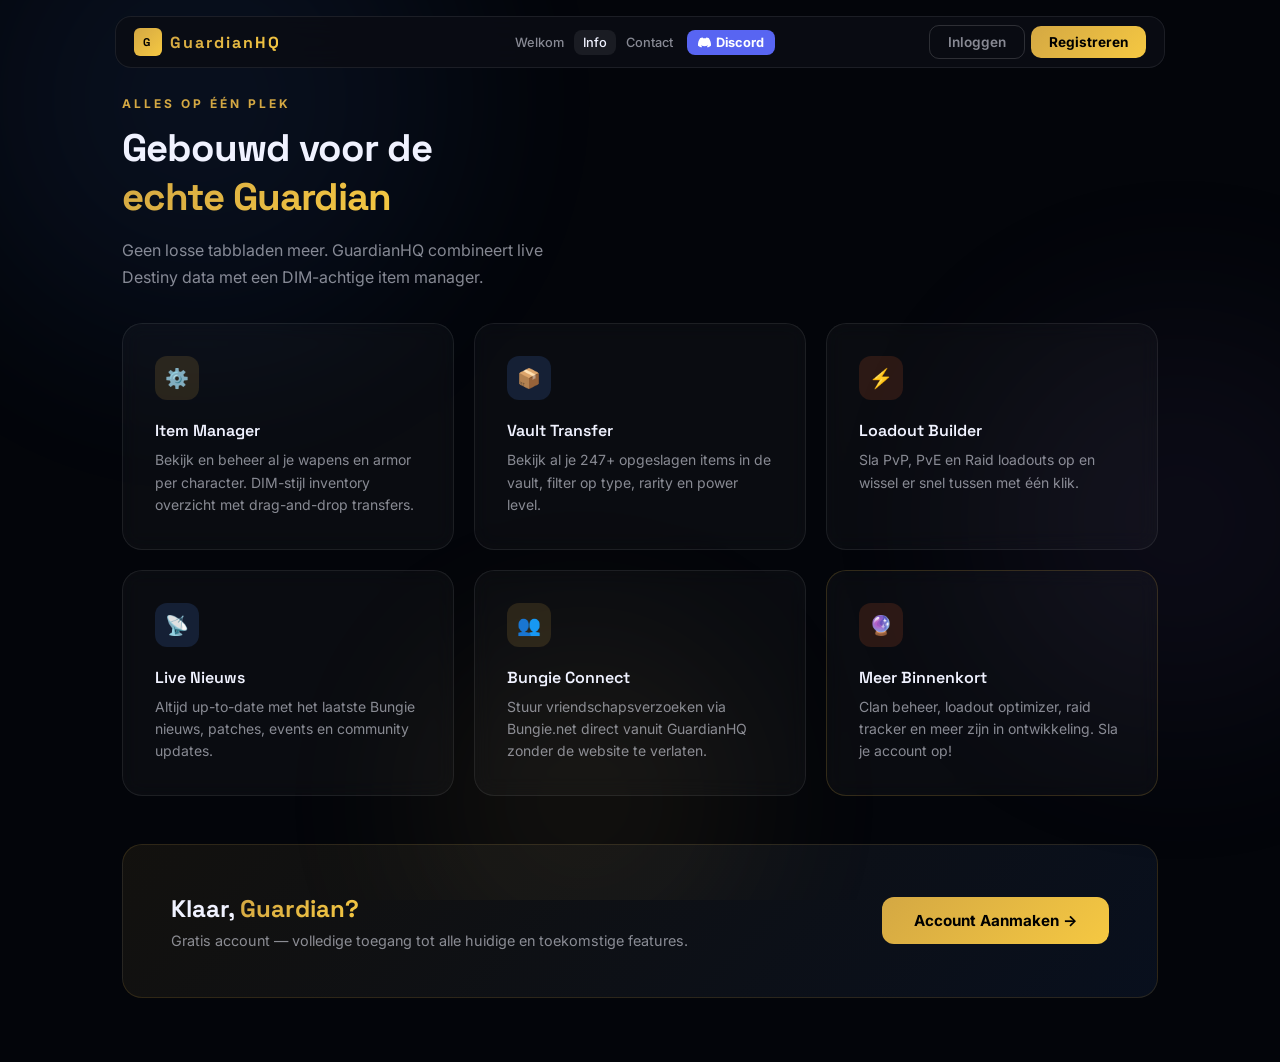
<file: home.html>
<!DOCTYPE html>
<html lang="nl">
<head>
  <meta charset="UTF-8">
  <meta name="viewport" content="width=device-width, initial-scale=1.0">
  <title>Home — GuardianHQ</title>
  <link rel="stylesheet" href="css/style.css">
  <link href="https://fonts.googleapis.com/css2?family=Inter:wght@300;400;500;600;700;800;900&family=Space+Grotesk:wght@300;400;500;600;700&display=swap" rel="stylesheet">
  <script>document.documentElement.style.visibility="hidden";</script>
</head>
<body>

  <div class="mesh">
    <div class="blob blob1"></div>
    <div class="blob blob2"></div>
    <div class="blob blob3"></div>
  </div>

  <nav>
    <div class="nav-wrap">
      <a class="logo" href="index.html">
        <div class="logo-icon">G</div>
        <span class="logo-text">GuardianHQ</span>
      </a>
      <div class="nav-center">
        <a href="landing.html">Welkom</a>
        <a href="home.html" class="active">Info</a>
        <a href="destiny.html">Destiny 2</a>
        <a href="profile.html">Profiel</a>
        <a href="contact.html">Contact</a>
        <a href="discord.html" class="discord-link"><svg width="13" height="13" viewBox="0 0 24 24" fill="currentColor"><path d="M20.317 4.37a19.791 19.791 0 0 0-4.885-1.515.074.074 0 0 0-.079.037c-.21.375-.444.864-.608 1.25a18.27 18.27 0 0 0-5.487 0 12.64 12.64 0 0 0-.617-1.25.077.077 0 0 0-.079-.037A19.736 19.736 0 0 0 3.677 4.37a.07.07 0 0 0-.032.027C.533 9.046-.32 13.58.099 18.057.1 18.078.11 18.1.132 18.113a19.9 19.9 0 0 0 5.993 3.03.078.078 0 0 0 .084-.028 14.09 14.09 0 0 0 1.226-1.994.076.076 0 0 0-.041-.106 13.107 13.107 0 0 1-1.872-.892.077.077 0 0 1-.008-.128 10.2 10.2 0 0 0 .372-.292.074.074 0 0 1 .077-.01c3.928 1.793 8.18 1.793 12.062 0a.074.074 0 0 1 .078.01c.12.098.246.198.373.292a.077.077 0 0 1-.006.127 12.299 12.299 0 0 1-1.873.892.077.077 0 0 0-.041.107c.36.698.772 1.362 1.225 1.993a.076.076 0 0 0 .084.028 19.839 19.839 0 0 0 6.002-3.03.077.077 0 0 0 .032-.054c.5-5.177-.838-9.674-3.549-13.66a.061.061 0 0 0-.031-.03z"/></svg>Discord</a>
      </div>
      <div class="nav-auth" id="navAuth">
        <a href="login.html" class="btn btn-ghost">Inloggen</a>
        <a href="register.html" class="btn btn-solid">Registreren</a>
      
      </div>
    </div>
  </nav>

  <div class="page-wrap">
    <div class="section-label">Alles op één plek</div>
    <h1 class="section-title">Gebouwd voor de<br><span class="grad-text">echte Guardian</span></h1>
    <p class="section-sub">Geen losse tabbladen meer. GuardianHQ combineert live Destiny data met een DIM-achtige item manager.</p>

    <div class="feat-grid">
      <div class="feat-card glass">
        <div class="feat-icon icon-gold">⚙️</div>
        <div class="feat-title">Item Manager</div>
        <div class="feat-text">Bekijk en beheer al je wapens en armor per character. DIM-stijl inventory overzicht met drag-and-drop transfers.</div>
      </div>
      <div class="feat-card glass">
        <div class="feat-icon icon-blue">📦</div>
        <div class="feat-title">Vault Transfer</div>
        <div class="feat-text">Bekijk al je 247+ opgeslagen items in de vault, filter op type, rarity en power level.</div>
      </div>
      <div class="feat-card glass">
        <div class="feat-icon icon-orange">⚡</div>
        <div class="feat-title">Loadout Builder</div>
        <div class="feat-text">Sla PvP, PvE en Raid loadouts op en wissel er snel tussen met één klik.</div>
      </div>
      <div class="feat-card glass">
        <div class="feat-icon icon-blue">📡</div>
        <div class="feat-title">Live Nieuws</div>
        <div class="feat-text">Altijd up-to-date met het laatste Bungie nieuws, patches, events en community updates.</div>
      </div>
      <div class="feat-card glass">
        <div class="feat-icon icon-gold">👥</div>
        <div class="feat-title">Bungie Connect</div>
        <div class="feat-text">Stuur vriendschapsverzoeken via Bungie.net direct vanuit GuardianHQ zonder de website te verlaten.</div>
      </div>
      <div class="feat-card glass" style="border-color:rgba(212,168,67,0.2)">
        <div class="feat-icon icon-orange">🔮</div>
        <div class="feat-title">Meer Binnenkort</div>
        <div class="feat-text">Clan beheer, loadout optimizer, raid tracker en meer zijn in ontwikkeling. Sla je account op!</div>
      </div>
    </div>

    <div class="cta-banner">
      <div>
        <div class="cta-title">Klaar, <span class="grad-text">Guardian?</span></div>
        <div class="cta-sub">Gratis account — volledige toegang tot alle huidige en toekomstige features.</div>
      </div>
      <a href="register.html" class="btn btn-solid" style="padding:14px 32px;font-size:0.95rem;border-radius:12px">Account Aanmaken →</a>
    </div>
  </div>

  <script src="js/auth.js"></script>
  <script src="js/main.js"></script>
  <script>document.addEventListener("DOMContentLoaded",function(){document.documentElement.style.visibility="";});</script>
</body>
</html>
</file>
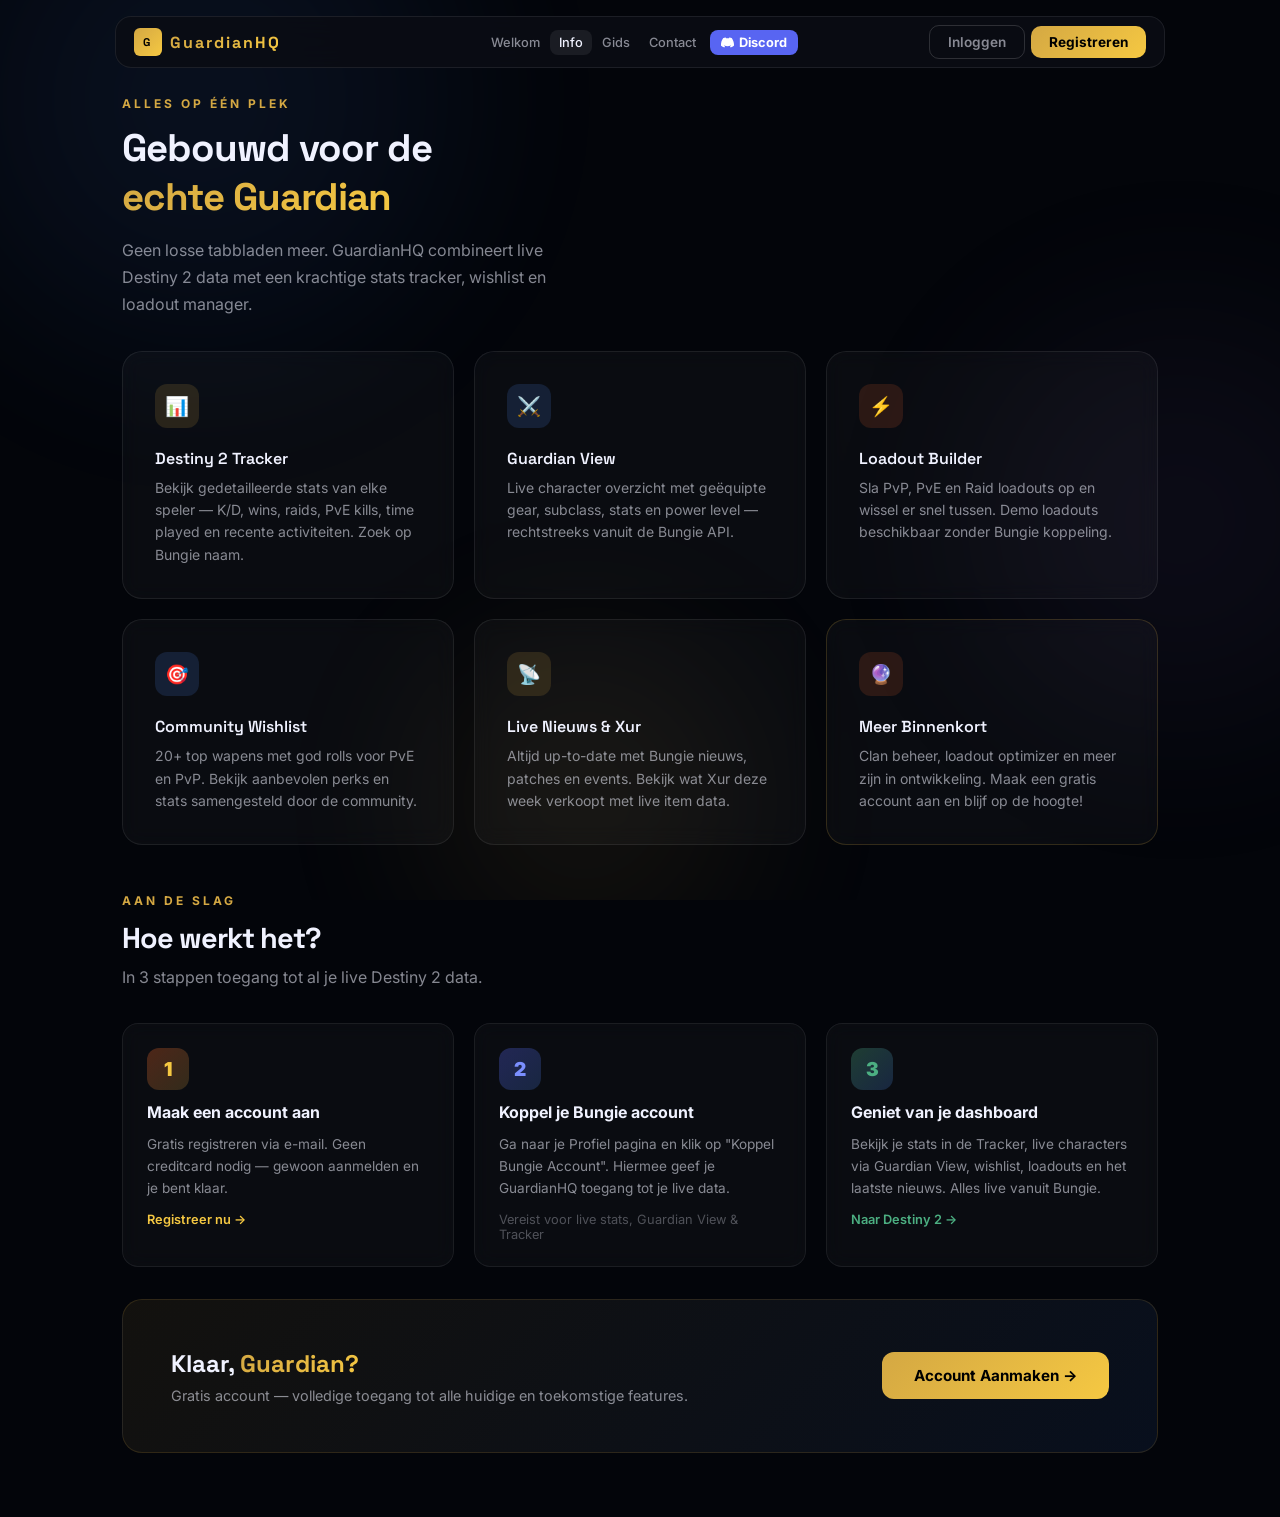
<file: info.html>
<!DOCTYPE html>
<html lang="nl">
<head>
  <meta charset="UTF-8">
  <meta name="viewport" content="width=device-width, initial-scale=1.0">
  <link rel="icon" type="image/x-icon" href="img/favicon/favicon.ico">
  <link rel="icon" type="image/png" sizes="32x32" href="img/favicon/favicon-32x32.png">
  <link rel="icon" type="image/png" sizes="16x16" href="img/favicon/favicon-16x16.png">
  <link rel="apple-touch-icon" sizes="180x180" href="img/favicon/apple-touch-icon.png">
  <link rel="manifest" href="img/favicon/site.webmanifest">
  <title>Home — GuardianHQ</title>
  <link rel="stylesheet" href="css/style.css">
  <link href="https://fonts.googleapis.com/css2?family=Inter:wght@300;400;500;600;700;800;900&family=Space+Grotesk:wght@300;400;500;600;700&display=swap" rel="stylesheet">
  <script>document.documentElement.style.visibility="hidden";</script>
</head>
<body>

  <div class="mesh">
    <div class="blob blob1"></div>
    <div class="blob blob2"></div>
    <div class="blob blob3"></div>
  </div>

  <nav>
    <div class="nav-wrap">
      <a class="logo" href="index.html">
        <div class="logo-icon">G</div>
        <span class="logo-text">GuardianHQ</span>
      </a>
      <div class="nav-center">
        <a href="landing.html">Welkom</a>
        <a href="info.html" class="active">Info</a>
        <a href="destiny.html">Destiny 2</a>
        <a href="gids.html">Gids</a>
        <a href="profile.html">Profiel</a>
        <a href="contact.html">Contact</a>
        <a href="discord.html" class="discord-link"><svg width="13" height="13" viewBox="0 0 24 24" fill="currentColor"><path d="M20.317 4.37a19.791 19.791 0 0 0-4.885-1.515.074.074 0 0 0-.079.037c-.21.375-.444.864-.608 1.25a18.27 18.27 0 0 0-5.487 0 12.64 12.64 0 0 0-.617-1.25.077.077 0 0 0-.079-.037A19.736 19.736 0 0 0 3.677 4.37a.07.07 0 0 0-.032.027C.533 9.046-.32 13.58.099 18.057.1 18.078.11 18.1.132 18.113a19.9 19.9 0 0 0 5.993 3.03.078.078 0 0 0 .084-.028 14.09 14.09 0 0 0 1.226-1.994.076.076 0 0 0-.041-.106 13.107 13.107 0 0 1-1.872-.892.077.077 0 0 1-.008-.128 10.2 10.2 0 0 0 .372-.292.074.074 0 0 1 .077-.01c3.928 1.793 8.18 1.793 12.062 0a.074.074 0 0 1 .078.01c.12.098.246.198.373.292a.077.077 0 0 1-.006.127 12.299 12.299 0 0 1-1.873.892.077.077 0 0 0-.041.107c.36.698.772 1.362 1.225 1.993a.076.076 0 0 0 .084.028 19.839 19.839 0 0 0 6.002-3.03.077.077 0 0 0 .032-.054c.5-5.177-.838-9.674-3.549-13.66a.061.061 0 0 0-.031-.03z"/></svg>Discord</a>
      </div>
      <button class="hamburger" id="hamburgerBtn" aria-label="Menu" onclick="toggleMobileMenu()">
        <span></span><span></span><span></span>
      </button>
      <div class="nav-auth" id="navAuth">
        <a href="login.html" class="btn btn-ghost">Inloggen</a>
        <a href="register.html" class="btn btn-solid">Registreren</a>
      
      </div>
    </div>
  </nav>
  <!-- MOBILE NAV MENU -->
  <div class="nav-mobile-menu" id="navMobileMenu">
    <a href="landing.html">🏠 Welkom</a>
    <a href="info.html" class="active">ℹ️ Info</a>
    <a href="destiny.html">⚔️ Destiny 2</a>
    <a href="gids.html">📖 Gids</a>
    <a href="profile.html">👤 Profiel</a>
    <a href="contact.html">📬 Contact</a>
    <a href="discord.html" class="discord-link">Discord</a>
    <div class="mobile-divider"></div>
    <div class="mobile-auth" id="mobileAuth">
      <a href="login.html" class="btn btn-ghost">Inloggen</a>
      <a href="register.html" class="btn btn-solid">Registreren</a>
    </div>
  </div>

  <script>
  function toggleMobileMenu() {
    var btn  = document.getElementById('hamburgerBtn');
    var menu = document.getElementById('navMobileMenu');
    btn.classList.toggle('open');
    menu.classList.toggle('open');
  }
  // Sluit menu bij klik buiten
  document.addEventListener('click', function(e) {
    var btn  = document.getElementById('hamburgerBtn');
    var menu = document.getElementById('navMobileMenu');
    if (menu && btn && !menu.contains(e.target) && !btn.contains(e.target)) {
      btn.classList.remove('open');
      menu.classList.remove('open');
    }
  });
  </script>

  <div class="page-wrap">
    <div class="section-label">Alles op één plek</div>
    <h1 class="section-title">Gebouwd voor de<br><span class="grad-text">echte Guardian</span></h1>
    <p class="section-sub">Geen losse tabbladen meer. GuardianHQ combineert live Destiny 2 data met een krachtige stats tracker, wishlist en loadout manager.</p>

    <div class="feat-grid">
      <div class="feat-card glass">
        <div class="feat-icon icon-gold">📊</div>
        <div class="feat-title">Destiny 2 Tracker</div>
        <div class="feat-text">Bekijk gedetailleerde stats van elke speler — K/D, wins, raids, PvE kills, time played en recente activiteiten. Zoek op Bungie naam.</div>
      </div>
      <div class="feat-card glass">
        <div class="feat-icon icon-blue">⚔️</div>
        <div class="feat-title">Guardian View</div>
        <div class="feat-text">Live character overzicht met geëquipte gear, subclass, stats en power level — rechtstreeks vanuit de Bungie API.</div>
      </div>
      <div class="feat-card glass">
        <div class="feat-icon icon-orange">⚡</div>
        <div class="feat-title">Loadout Builder</div>
        <div class="feat-text">Sla PvP, PvE en Raid loadouts op en wissel er snel tussen. Demo loadouts beschikbaar zonder Bungie koppeling.</div>
      </div>
      <div class="feat-card glass">
        <div class="feat-icon icon-blue">🎯</div>
        <div class="feat-title">Community Wishlist</div>
        <div class="feat-text">20+ top wapens met god rolls voor PvE en PvP. Bekijk aanbevolen perks en stats samengesteld door de community.</div>
      </div>
      <div class="feat-card glass">
        <div class="feat-icon icon-gold">📡</div>
        <div class="feat-title">Live Nieuws & Xur</div>
        <div class="feat-text">Altijd up-to-date met Bungie nieuws, patches en events. Bekijk wat Xur deze week verkoopt met live item data.</div>
      </div>
      <div class="feat-card glass" style="border-color:rgba(212,168,67,0.2)">
        <div class="feat-icon icon-orange">🔮</div>
        <div class="feat-title">Meer Binnenkort</div>
        <div class="feat-text">Clan beheer, loadout optimizer en meer zijn in ontwikkeling. Maak een gratis account aan en blijf op de hoogte!</div>
      </div>
    </div>

    <!-- HOE WERKT HET -->
    <div style="margin:3rem 0 2rem;">
      <div class="section-label">Aan de slag</div>
      <h2 class="section-title" style="font-size:1.8rem;margin-bottom:0.5rem">Hoe werkt het?</h2>
      <p class="section-sub" style="margin-bottom:2rem">In 3 stappen toegang tot al je live Destiny 2 data.</p>

      <div style="display:grid;grid-template-columns:repeat(auto-fit,minmax(220px,1fr));gap:1.25rem;">

        <div class="glass" style="padding:1.5rem;border-radius:16px;border:1px solid rgba(255,255,255,0.07);display:flex;flex-direction:column;gap:0.75rem;">
          <div style="width:42px;height:42px;border-radius:12px;background:linear-gradient(135deg,rgba(232,98,42,0.3),rgba(212,168,67,0.2));display:flex;align-items:center;justify-content:center;font-size:1.2rem;font-weight:900;color:var(--gold2);">1</div>
          <div style="font-weight:700;font-size:1rem;">Maak een account aan</div>
          <div style="font-size:0.85rem;color:var(--text2);line-height:1.6;">Gratis registreren via e-mail. Geen creditcard nodig — gewoon aanmelden en je bent klaar.</div>
          <a href="register.html" style="font-size:0.8rem;color:var(--gold2);text-decoration:none;font-weight:600;">Registreer nu →</a>
        </div>

        <div class="glass" style="padding:1.5rem;border-radius:16px;border:1px solid rgba(255,255,255,0.07);display:flex;flex-direction:column;gap:0.75rem;">
          <div style="width:42px;height:42px;border-radius:12px;background:linear-gradient(135deg,rgba(88,101,242,0.3),rgba(79,143,255,0.2));display:flex;align-items:center;justify-content:center;font-size:1.2rem;font-weight:900;color:#7b8fff;">2</div>
          <div style="font-weight:700;font-size:1rem;">Koppel je Bungie account</div>
          <div style="font-size:0.85rem;color:var(--text2);line-height:1.6;">Ga naar je Profiel pagina en klik op "Koppel Bungie Account". Hiermee geef je GuardianHQ toegang tot je live data.</div>
          <span style="font-size:0.8rem;color:var(--text3);">Vereist voor live stats, Guardian View & Tracker</span>
        </div>

        <div class="glass" style="padding:1.5rem;border-radius:16px;border:1px solid rgba(255,255,255,0.07);display:flex;flex-direction:column;gap:0.75rem;">
          <div style="width:42px;height:42px;border-radius:12px;background:linear-gradient(135deg,rgba(76,175,130,0.3),rgba(79,143,255,0.2));display:flex;align-items:center;justify-content:center;font-size:1.2rem;font-weight:900;color:#4caf82;">3</div>
          <div style="font-weight:700;font-size:1rem;">Geniet van je dashboard</div>
          <div style="font-size:0.85rem;color:var(--text2);line-height:1.6;">Bekijk je stats in de Tracker, live characters via Guardian View, wishlist, loadouts en het laatste nieuws. Alles live vanuit Bungie.</div>
          <a href="destiny.html" style="font-size:0.8rem;color:#4caf82;text-decoration:none;font-weight:600;">Naar Destiny 2 →</a>
        </div>

      </div>
    </div>

    <div class="cta-banner">
      <div>
        <div class="cta-title">Klaar, <span class="grad-text">Guardian?</span></div>
        <div class="cta-sub">Gratis account — volledige toegang tot alle huidige en toekomstige features.</div>
      </div>
      <a href="register.html" class="btn btn-solid" style="padding:14px 32px;font-size:0.95rem;border-radius:12px">Account Aanmaken →</a>
    </div>
  </div>

  <script src="js/auth.js"></script>
  <script src="js/main.js"></script>
  <script>document.addEventListener("DOMContentLoaded",function(){document.documentElement.style.visibility="";});</script>
</body>
</html>
</file>
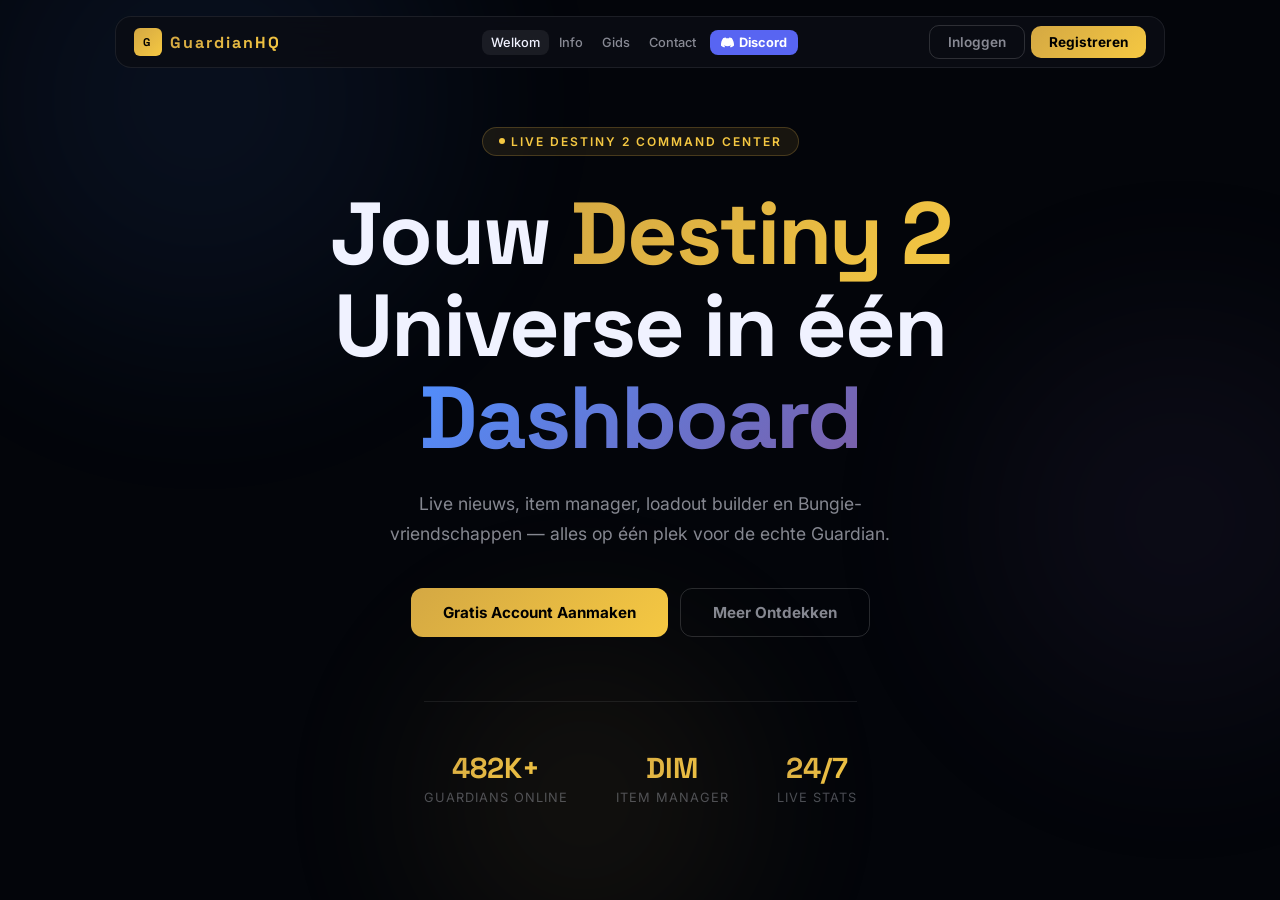
<file: landing.html>
<!DOCTYPE html>
<html lang="nl">
<head>
  <meta charset="UTF-8">
  <meta name="viewport" content="width=device-width, initial-scale=1.0">
  <link rel="icon" type="image/x-icon" href="img/favicon/favicon.ico">
  <link rel="icon" type="image/png" sizes="32x32" href="img/favicon/favicon-32x32.png">
  <link rel="icon" type="image/png" sizes="16x16" href="img/favicon/favicon-16x16.png">
  <link rel="apple-touch-icon" sizes="180x180" href="img/favicon/apple-touch-icon.png">
  <link rel="manifest" href="img/favicon/site.webmanifest">
  <title>GuardianHQ — Destiny 2 Command Center</title>
  <link rel="stylesheet" href="css/style.css">
  <link href="https://fonts.googleapis.com/css2?family=Inter:wght@300;400;500;600;700;800;900&family=Space+Grotesk:wght@300;400;500;600;700&display=swap" rel="stylesheet">
  <script>document.documentElement.style.visibility="hidden";</script>
</head>
<body>

  <!-- MESH BACKGROUND -->
  <div class="mesh">
    <div class="blob blob1"></div>
    <div class="blob blob2"></div>
    <div class="blob blob3"></div>
  </div>

  <!-- NAV -->
  <nav>
    <div class="nav-wrap">
      <a class="logo" href="index.html">
        <div class="logo-icon">G</div>
        <span class="logo-text">GuardianHQ</span>
      </a>
      <div class="nav-center">
        <a href="landing.html" class="active">Welkom</a>
        <a href="info.html">Info</a>
        <a href="destiny.html">Destiny 2</a>
        <a href="gids.html">Gids</a>
        <a href="profile.html">Profiel</a>
        <a href="contact.html">Contact</a>
        <a href="discord.html" class="discord-link"><svg width="13" height="13" viewBox="0 0 24 24" fill="currentColor"><path d="M20.317 4.37a19.791 19.791 0 0 0-4.885-1.515.074.074 0 0 0-.079.037c-.21.375-.444.864-.608 1.25a18.27 18.27 0 0 0-5.487 0 12.64 12.64 0 0 0-.617-1.25.077.077 0 0 0-.079-.037A19.736 19.736 0 0 0 3.677 4.37a.07.07 0 0 0-.032.027C.533 9.046-.32 13.58.099 18.057.1 18.078.11 18.1.132 18.113a19.9 19.9 0 0 0 5.993 3.03.078.078 0 0 0 .084-.028 14.09 14.09 0 0 0 1.226-1.994.076.076 0 0 0-.041-.106 13.107 13.107 0 0 1-1.872-.892.077.077 0 0 1-.008-.128 10.2 10.2 0 0 0 .372-.292.074.074 0 0 1 .077-.01c3.928 1.793 8.18 1.793 12.062 0a.074.074 0 0 1 .078.01c.12.098.246.198.373.292a.077.077 0 0 1-.006.127 12.299 12.299 0 0 1-1.873.892.077.077 0 0 0-.041.107c.36.698.772 1.362 1.225 1.993a.076.076 0 0 0 .084.028 19.839 19.839 0 0 0 6.002-3.03.077.077 0 0 0 .032-.054c.5-5.177-.838-9.674-3.549-13.66a.061.061 0 0 0-.031-.03z"/></svg>Discord</a>
      </div>
      <button class="hamburger" id="hamburgerBtn" aria-label="Menu" onclick="toggleMobileMenu()">
        <span></span><span></span><span></span>
      </button>
      <div class="nav-auth" id="navAuth">
        <a href="login.html" class="btn btn-ghost">Inloggen</a>
        <a href="register.html" class="btn btn-solid">Registreren</a>
      
      </div>
    </div>
  </nav>
  <!-- MOBILE NAV MENU -->
  <div class="nav-mobile-menu" id="navMobileMenu">
    <a href="landing.html" class="active">🏠 Welkom</a>
    <a href="info.html">ℹ️ Info</a>
    <a href="destiny.html">⚔️ Destiny 2</a>
    <a href="gids.html">📖 Gids</a>
    <a href="profile.html">👤 Profiel</a>
    <a href="contact.html">📬 Contact</a>
    <a href="discord.html" class="discord-link">Discord</a>
    <div class="mobile-divider"></div>
    <div class="mobile-auth" id="mobileAuth">
      <a href="login.html" class="btn btn-ghost">Inloggen</a>
      <a href="register.html" class="btn btn-solid">Registreren</a>
    </div>
  </div>

  <script>
  function toggleMobileMenu() {
    var btn  = document.getElementById('hamburgerBtn');
    var menu = document.getElementById('navMobileMenu');
    btn.classList.toggle('open');
    menu.classList.toggle('open');
  }
  // Sluit menu bij klik buiten
  document.addEventListener('click', function(e) {
    var btn  = document.getElementById('hamburgerBtn');
    var menu = document.getElementById('navMobileMenu');
    if (menu && btn && !menu.contains(e.target) && !btn.contains(e.target)) {
      btn.classList.remove('open');
      menu.classList.remove('open');
    }
  });
  </script>

  <!-- HERO -->
  <div class="hero">
    <div class="hero-badge"><span></span>Live Destiny 2 Command Center</div>
    <h1>Jouw <span class="grad-text">Destiny 2</span><br>Universe in één<br><span class="grad-text2">Dashboard</span></h1>
    <p>Live nieuws, item manager, loadout builder en Bungie-vriendschappen — alles op één plek voor de echte Guardian.</p>
    <div class="hero-btns">
      <a href="register.html" class="btn btn-solid btn-hero">Gratis Account Aanmaken</a>
      <a href="info.html" class="btn btn-ghost btn-hero">Meer Ontdekken</a>
    </div>
    <div class="hero-stats">
      <div class="hero-stat">
        <div class="hero-stat-num" id="onlineStat">482K+</div>
        <div class="hero-stat-label">Guardians Online</div>
      </div>
      <div class="hero-stat">
        <div class="hero-stat-num">DIM</div>
        <div class="hero-stat-label">Item Manager</div>
      </div>
      <div class="hero-stat">
        <div class="hero-stat-num">24/7</div>
        <div class="hero-stat-label">Live Stats</div>
      </div>
    </div>
  </div>

  <script src="js/auth.js"></script>
  <script src="js/main.js"></script>

  <script>document.addEventListener("DOMContentLoaded",function(){document.documentElement.style.visibility="";});</script>
</body>
</html>
</file>
<file: css/style.css>
@import url('https://fonts.googleapis.com/css2?family=Inter:wght@300;400;500;600;700;800;900&family=Space+Grotesk:wght@300;400;500;600;700&display=swap');

*{margin:0;padding:0;box-sizing:border-box}
html{overflow-y:scroll}

:root{
  --bg:#03050a;
  --bg2:rgba(255,255,255,0.04);
  --bg3:rgba(255,255,255,0.07);
  --border:rgba(255,255,255,0.08);
  --border2:rgba(255,255,255,0.15);
  --text:#f0f2ff;
  --text2:rgba(240,242,255,0.55);
  --text3:rgba(240,242,255,0.3);
  --gold:#d4a843;
  --gold2:#f5c842;
  --blue:#4f8fff;
  --orange:#e8622a;
  --purple:#9b72cf;
  --green:#4caf82;
  --red:#e05a5a;
  --grad:linear-gradient(135deg,#d4a843,#f5c842);
  --grad2:linear-gradient(135deg,#4f8fff,#7b5ea7);
  --grad3:linear-gradient(135deg,#e8622a,#d4a843);
}

body{
  background:var(--bg);
  color:var(--text);
  font-family:'Inter',sans-serif;
  min-height:100vh;
  overflow-x:hidden;
}

/* MESH */
.mesh{position:fixed;inset:0;pointer-events:none;z-index:0;overflow:hidden}
.blob{position:absolute;border-radius:50%;filter:blur(80px);opacity:0.1}
.blob1{width:600px;height:600px;background:radial-gradient(circle,#4f8fff,transparent);top:-200px;left:-100px}
.blob2{width:500px;height:500px;background:radial-gradient(circle,#7b5ea7,transparent);top:30%;right:-150px}
.blob3{width:400px;height:400px;background:radial-gradient(circle,#d4a843,transparent);bottom:-100px;left:30%}

/* NAV */
nav{position:fixed;top:0;left:0;right:0;z-index:100;padding:0 1.5rem}
.nav-wrap{
  max-width:1050px;margin:1rem auto 0;
  background:rgba(10,12,20,0.92);
  backdrop-filter:blur(20px);
  border:1px solid var(--border);
  border-radius:16px;
  display:grid;grid-template-columns:1fr auto 1fr;align-items:center;
  padding:0 1.1rem;height:52px;
}
.logo{
  font-family:'Space Grotesk',sans-serif;
  font-size:1rem;font-weight:700;letter-spacing:2px;
  cursor:pointer;display:flex;align-items:center;gap:8px;
  text-decoration:none;justify-content:flex-start;
}
.logo-icon{
  width:28px;height:28px;background:var(--grad);border-radius:6px;
  display:flex;align-items:center;justify-content:center;
  font-size:0.7rem;color:#000;font-weight:900;
}
.logo-text{background:var(--grad);-webkit-background-clip:text;-webkit-text-fill-color:transparent}
.nav-center{display:flex;align-items:center;gap:1px;justify-content:center}
.nav-center a{
  color:var(--text2);font-size:0.8rem;font-weight:500;
  cursor:pointer;padding:5px 9px;border-radius:8px;
  transition:all 0.2s;text-decoration:none;display:block;white-space:nowrap;
}
.nav-center a:hover,.nav-center a.active{background:var(--bg3);color:var(--text)}
.nav-center .discord-link{
  background:#5865F2;color:#fff !important;-webkit-text-fill-color:#fff !important;
  display:inline-flex;align-items:center;gap:5px;
  padding:5px 11px;border-radius:8px;font-weight:700;margin-left:4px;
}
.nav-auth{display:flex;gap:6px;align-items:center;justify-content:flex-end}
.nav-user{display:flex;align-items:center;gap:8px;flex-shrink:0}
.nav-avatar{
  width:30px;height:30px;border-radius:50%;background:var(--grad);
  display:flex;align-items:center;justify-content:center;
  font-size:0.7rem;font-weight:800;color:#000;flex-shrink:0;
}
.nav-username{font-size:0.82rem;font-weight:600;color:var(--text);white-space:nowrap}

/* BUTTONS */
.btn{
  padding:8px 18px;border:none;cursor:pointer;
  font-family:'Inter',sans-serif;font-size:0.85rem;font-weight:600;
  border-radius:10px;transition:all 0.2s;text-decoration:none;
  display:inline-flex;align-items:center;gap:6px;
}
.btn-ghost{background:transparent;border:1px solid var(--border2);color:var(--text2)}
.btn-ghost:hover{background:var(--bg3);color:var(--text)}
.btn-solid{background:var(--grad);color:#000;font-weight:700}
.btn-solid:hover{opacity:0.9;transform:scale(1.02)}
.btn-discord{background:#5865F2;color:#fff;font-weight:700;border:none;display:inline-flex;align-items:center;gap:8px}
.btn-discord:hover{background:#4752c4;opacity:1;transform:scale(1.02)}
.btn-danger{background:rgba(224,90,90,0.15);border:1px solid rgba(224,90,90,0.3);color:var(--red)}
.btn-danger:hover{background:rgba(224,90,90,0.25)}
.btn-hero{padding:14px 32px;font-size:0.95rem;font-weight:700;border-radius:12px}
.btn-purple{background:rgba(155,114,207,0.15);border:1px solid rgba(155,114,207,0.3);color:var(--purple)}
.btn-purple:hover{background:rgba(155,114,207,0.25)}

.btn-blue{background:rgba(79,143,255,0.15);border:1px solid rgba(79,143,255,0.3);color:var(--blue)}
.btn-blue:hover{background:rgba(79,143,255,0.25)}

/* GLASS */
.glass{
  background:rgba(255,255,255,0.03);
  border:1px solid var(--border);
  backdrop-filter:blur(10px);
  border-radius:20px;
}
.glass:hover{border-color:var(--border2)}

/* HERO */
.hero{
  min-height:100vh;display:flex;flex-direction:column;
  align-items:center;justify-content:center;text-align:center;
  padding:5rem 2rem 3rem;position:relative;z-index:2;
}
.hero-badge{
  display:inline-flex;align-items:center;gap:6px;
  background:rgba(212,168,67,0.1);border:1px solid rgba(212,168,67,0.25);
  color:var(--gold2);font-size:0.75rem;font-weight:600;letter-spacing:2px;
  padding:6px 16px;border-radius:100px;margin-bottom:2rem;text-transform:uppercase;
}
.hero-badge span{
  width:6px;height:6px;border-radius:50%;background:var(--gold2);
  animation:blink 2s infinite;
}
@keyframes blink{0%,100%{opacity:1}50%{opacity:0.3}}
@keyframes fadeIn{from{opacity:0;transform:translateY(4px)}to{opacity:1;transform:translateY(0)}}
.hero h1{
  font-family:'Space Grotesk',sans-serif;
  font-size:clamp(3rem,7vw,5.5rem);
  font-weight:700;line-height:1.05;letter-spacing:-2px;
  margin-bottom:1.5rem;max-width:800px;
}
.grad-text{background:var(--grad);-webkit-background-clip:text;-webkit-text-fill-color:transparent}
.grad-text2{background:var(--grad2);-webkit-background-clip:text;-webkit-text-fill-color:transparent}
.hero p{
  font-size:1.1rem;color:var(--text2);max-width:520px;
  line-height:1.7;margin:0 auto 2.5rem;
}
.hero-btns{display:flex;gap:12px;flex-wrap:wrap;justify-content:center}
.hero-stats{
  display:flex;gap:3rem;margin-top:4rem;
  padding-top:3rem;border-top:1px solid var(--border);
}
.hero-stat-num{
  font-family:'Space Grotesk',sans-serif;font-size:1.8rem;font-weight:700;
  background:var(--grad);-webkit-background-clip:text;-webkit-text-fill-color:transparent;
}
.hero-stat-label{font-size:0.8rem;color:var(--text3);margin-top:4px;letter-spacing:1px;text-transform:uppercase}

/* PAGE WRAPPER */
.page-wrap{max-width:1100px;margin:0 auto;padding:6rem 2rem 4rem;position:relative;z-index:2}
.section-label{font-size:0.75rem;font-weight:700;letter-spacing:3px;text-transform:uppercase;color:var(--gold);margin-bottom:0.75rem}
.section-title{font-family:'Space Grotesk',sans-serif;font-size:clamp(1.8rem,3vw,2.5rem);font-weight:700;letter-spacing:-1px;margin-bottom:1rem}
.section-sub{color:var(--text2);font-size:1rem;max-width:480px;line-height:1.7;margin-bottom:2rem}

/* FEATURE GRID */
.feat-grid{display:grid;grid-template-columns:repeat(3,1fr);gap:1.25rem;margin-bottom:3rem}
.feat-card{padding:2rem;transition:transform 0.2s,border-color 0.2s}
.feat-card:hover{transform:translateY(-4px);border-color:rgba(255,255,255,0.2)}
.feat-icon{width:44px;height:44px;border-radius:12px;display:flex;align-items:center;justify-content:center;font-size:1.2rem;margin-bottom:1.25rem}
.icon-gold{background:rgba(212,168,67,0.15)}
.icon-blue{background:rgba(79,143,255,0.15)}
.icon-orange{background:rgba(232,98,42,0.15)}
.feat-title{font-family:'Space Grotesk',sans-serif;font-size:1rem;font-weight:600;margin-bottom:0.5rem}
.feat-text{font-size:0.875rem;color:var(--text2);line-height:1.6}
.cta-banner{
  background:linear-gradient(135deg,rgba(212,168,67,0.08),rgba(79,143,255,0.08));
  border:1px solid rgba(212,168,67,0.15);border-radius:20px;padding:3rem;
  display:flex;align-items:center;justify-content:space-between;gap:8px;gap:2rem;flex-wrap:wrap;
}
.cta-title{font-family:'Space Grotesk',sans-serif;font-size:1.5rem;font-weight:700;margin-bottom:0.5rem}
.cta-sub{color:var(--text2);font-size:0.9rem}

/* AUTH PAGES */
.auth-wrap{
  min-height:100vh;display:flex;align-items:center;justify-content:center;
  padding:5rem 1rem 2rem;position:relative;z-index:2;
}
.auth-card{width:100%;max-width:440px;padding:2.5rem;border-radius:24px}
.auth-logo-center{display:flex;align-items:center;gap:8px;justify-content:center;margin-bottom:2rem}
.auth-head{font-family:'Space Grotesk',sans-serif;font-size:1.5rem;font-weight:700;margin-bottom:0.4rem;letter-spacing:-0.5px}
.auth-sub{color:var(--text2);font-size:0.875rem;margin-bottom:2rem;line-height:1.5}

/* FORM */
.field{margin-bottom:1.1rem}
.field-label{font-size:0.75rem;font-weight:600;letter-spacing:1px;text-transform:uppercase;color:var(--text2);margin-bottom:6px;display:block}
.field-input{
  width:100%;background:rgba(255,255,255,0.05);border:1px solid var(--border);
  color:var(--text);padding:11px 14px;border-radius:10px;
  font-family:'Inter',sans-serif;font-size:0.9rem;outline:none;transition:border-color 0.2s;
}
.field-input:focus{border-color:rgba(212,168,67,0.5)}
.field-input::placeholder{color:var(--text3)}
.field-error{color:var(--red);font-size:0.8rem;margin-top:5px;display:none}
.field-error.show{display:block}
.field-success{color:var(--green);font-size:0.8rem;margin-top:5px;display:none}
.field-success.show{display:block}
.submit-btn{
  width:100%;padding:13px;background:var(--grad);color:#000;font-weight:700;
  font-size:0.95rem;border:none;border-radius:12px;cursor:pointer;
  font-family:'Space Grotesk',sans-serif;transition:opacity 0.2s,transform 0.2s;margin-top:0.25rem;
}
.submit-btn:hover{opacity:0.9;transform:scale(1.01)}
.submit-btn:disabled{opacity:0.5;cursor:not-allowed;transform:none}
.auth-footer{text-align:center;margin-top:1.5rem;color:var(--text2);font-size:0.875rem}
.auth-footer a{color:var(--gold2);cursor:pointer;text-decoration:none}
.auth-footer a:hover{text-decoration:underline}
.auth-divider{display:flex;align-items:center;gap:12px;margin:1.25rem 0;color:var(--text3);font-size:0.8rem}
.auth-divider::before,.auth-divider::after{content:'';flex:1;height:1px;background:var(--border)}

/* ALERT BOX */
.alert{
  padding:12px 16px;border-radius:12px;font-size:0.875rem;
  margin-bottom:1rem;display:none;line-height:1.5;
}
.alert.show{display:block}
.alert-success{background:rgba(76,175,130,0.1);border:1px solid rgba(76,175,130,0.3);color:var(--green)}
.alert-error{background:rgba(224,90,90,0.1);border:1px solid rgba(224,90,90,0.3);color:var(--red)}
.alert-info{background:rgba(79,143,255,0.1);border:1px solid rgba(79,143,255,0.3);color:var(--blue)}

/* DESTINY PAGE */
.destiny-wrap{padding-top:80px;position:relative;z-index:2}
.destiny-inner{max-width:1100px;margin:0 auto;padding:1.5rem 2rem 4rem}
.d-top-bar{display:flex;align-items:center;justify-content:space-between;gap:8px;gap:1rem;flex-wrap:wrap;margin-bottom:1.25rem}
.d-title{font-family:'Space Grotesk',sans-serif;font-size:1.3rem;font-weight:700;display:flex;align-items:center;gap:12px}
.live-dot{
  display:inline-flex;align-items:center;gap:5px;
  background:rgba(232,98,42,0.12);border:1px solid rgba(232,98,42,0.3);
  color:#e8622a;font-size:0.7rem;font-weight:700;letter-spacing:2px;
  padding:4px 10px;border-radius:100px;text-transform:uppercase;
}
.live-dot::before{content:'';width:5px;height:5px;border-radius:50%;background:#e8622a;animation:blink 1.5s infinite}

/* TABS */
.d-tabs{display:flex;gap:4px;border-bottom:1px solid var(--border);margin-bottom:1.5rem;overflow-x:auto;scrollbar-width:none;-ms-overflow-style:none}.d-tabs::-webkit-scrollbar{display:none}
.d-tab{
  padding:10px 20px;font-size:0.85rem;font-weight:600;color:var(--text3);
  cursor:pointer;border-bottom:2px solid transparent;margin-bottom:-1px;
  transition:all 0.2s;white-space:nowrap;
}
.d-tab:hover{color:var(--text2)}
.d-tab.active{color:var(--text);border-bottom-color:var(--gold2)}
.d-pane{display:none}
.d-pane.active{display:block}

/* DESTINY CARDS */
.d-card{padding:1.5rem;border-radius:20px;margin-bottom:1.25rem}
.d-card-label{
  font-size:0.7rem;font-weight:700;letter-spacing:2px;text-transform:uppercase;
  color:var(--text3);margin-bottom:1.25rem;display:flex;align-items:center;justify-content:space-between;gap:8px;
}
.d-grid-2{display:grid;grid-template-columns:2fr 1fr;gap:1.25rem}
.d-grid-3{display:grid;grid-template-columns:1fr 1fr 1fr;gap:1.25rem}

/* NEWS */
.news-item{padding:12px 0;border-bottom:1px solid var(--border);cursor:pointer;transition:opacity 0.2s}
.news-item:last-child{border-bottom:none}
.news-item:hover{opacity:0.75}
.news-time{font-size:0.72rem;color:var(--text3);margin-bottom:3px}
.news-headline{font-size:0.9rem;font-weight:500;line-height:1.4}

/* STATS */
.stat-row{display:flex;justify-content:space-between;align-items:center;padding:9px 0;border-bottom:1px solid rgba(255,255,255,0.04)}
.stat-row:last-child{border-bottom:none}
.stat-label{font-size:0.85rem;color:var(--text2)}
.stat-val{font-size:0.9rem;font-weight:600}
.val-gold{color:var(--gold2)}.val-blue{color:var(--blue)}.val-green{color:var(--green)}.val-orange{color:var(--orange)}

/* ACTIVITIES */
.activity-item{display:flex;align-items:center;gap:12px;padding:10px 0;border-bottom:1px solid rgba(255,255,255,0.04)}
.activity-item:last-child{border-bottom:none}
.act-icon{width:52px;height:52px;border-radius:10px;overflow:hidden;flex-shrink:0;background:rgba(255,255,255,0.06);display:flex;align-items:center;justify-content:center;font-size:1.2rem}
.act-icon img{width:52px;height:52px;object-fit:cover;display:block}
.act-info{flex:1;min-width:0}
.act-sub{font-size:0.72rem;color:rgba(255,255,255,0.35);margin-top:2px}
.act-result{font-size:0.7rem;font-weight:700;text-transform:uppercase;letter-spacing:0.04em;flex-shrink:0}
.result-complete{color:#4caf82}
.result-win{color:#4caf82}
.result-loss{color:#e8622a}
.result-dnf{color:rgba(255,255,255,0.3)}
.act-name{font-size:0.875rem;font-weight:600;margin-bottom:2px}
.act-sub{font-size:0.75rem;color:var(--text3)}
.act-badge{margin-left:auto;font-size:0.65rem;font-weight:700;letter-spacing:1px;padding:3px 9px;border-radius:100px;text-transform:uppercase;white-space:nowrap}
.badge-live{background:rgba(79,143,255,0.12);color:var(--blue);border:1px solid rgba(79,143,255,0.25)}
.badge-hot{background:rgba(212,168,67,0.12);color:var(--gold2);border:1px solid rgba(212,168,67,0.25)}
.badge-event{background:rgba(232,98,42,0.12);color:var(--orange);border:1px solid rgba(232,98,42,0.25)}

/* TIMER */
.timer-widget{background:rgba(212,168,67,0.05);border:1px solid rgba(212,168,67,0.15);border-radius:14px;padding:1rem;text-align:center;margin-top:1rem}
.timer-label{font-size:0.7rem;color:var(--text3);letter-spacing:2px;text-transform:uppercase;margin-bottom:8px}
.timer-num{font-family:'Space Grotesk',sans-serif;font-size:1.5rem;font-weight:700;color:var(--gold2)}
.prog-bar{height:3px;background:rgba(255,255,255,0.06);border-radius:2px;margin-top:8px;overflow:hidden}
.prog-fill{height:100%;background:var(--grad);border-radius:2px;transition:width 0.5s}

/* WEAPONS */
.weapon-grid{display:grid;grid-template-columns:1fr 1fr;gap:10px}
#featuredWeaponsGrid::-webkit-scrollbar{width:4px}
#featuredWeaponsGrid::-webkit-scrollbar-track{background:rgba(255,255,255,0.04);border-radius:4px}
#featuredWeaponsGrid::-webkit-scrollbar-thumb{background:rgba(155,114,207,0.5);border-radius:4px}
#featuredWeaponsGrid::-webkit-scrollbar-thumb:hover{background:rgba(155,114,207,0.8)}
.w-card{background:rgba(255,255,255,0.04);border:1px solid var(--border);border-radius:12px;padding:12px;cursor:pointer;transition:border-color 0.2s;min-width:0;overflow:hidden}
.w-card:hover{border-color:var(--border2)}
.w-exotic{border-left:3px solid #f5c518}
.w-legendary{border-left:3px solid #9b72cf}
.w-name{font-size:0.82rem;font-weight:600;margin-bottom:2px;word-break:break-word}
.w-type{font-size:0.7rem;color:var(--text3);text-transform:uppercase;letter-spacing:0.5px}
.w-power{font-size:0.75rem;color:var(--gold2);font-weight:700;margin-top:6px}

/* BUNGIE CARD */
.bungie-card{text-align:center}
.bungie-avatar-ring{width:80px;height:80px;border-radius:50%;background:var(--grad);padding:2px;margin:0 auto 1rem;display:flex;align-items:center;justify-content:center}
.bungie-avatar-inner{width:100%;height:100%;border-radius:50%;background:var(--bg);display:flex;align-items:center;justify-content:center;font-size:1.8rem}
.bungie-name{font-family:'Space Grotesk',sans-serif;font-size:1rem;font-weight:700;background:var(--grad);-webkit-background-clip:text;-webkit-text-fill-color:transparent;margin-bottom:4px}
.bungie-id{font-size:0.8rem;color:var(--text3);margin-bottom:1rem}
.bungie-desc{font-size:0.85rem;color:var(--text2);line-height:1.6;margin-bottom:1.25rem}
.bungie-btn{
  width:100%;padding:12px;background:rgba(79,143,255,0.1);border:1px solid rgba(79,143,255,0.3);
  color:var(--blue);border-radius:12px;cursor:pointer;font-family:'Space Grotesk',sans-serif;
  font-size:0.875rem;font-weight:700;transition:all 0.2s;
}
.bungie-btn:hover{background:rgba(79,143,255,0.2)}

/* DIM */
.dim-header{
  border:1px solid rgba(155,114,207,0.2);border-radius:20px;
  margin-bottom:1.5rem;overflow:hidden;padding:0;
  position:relative;
}
.dim-header-banner{display:block;}
.dim-banner-img{
  width:100%;height:220px;object-fit:cover;object-position:center 30%;
  display:block;border-radius:20px;
  filter:brightness(0.75);
}
.dim-banner-overlay{
  position:absolute;inset:0;
  background:linear-gradient(to right, rgba(5,6,18,0.65) 0%, rgba(5,6,18,0.2) 50%, rgba(5,6,18,0.65) 100%);
  border-radius:20px;
  display:flex;align-items:flex-end;justify-content:center;
  padding:1.5rem 8%;
}
.dim-banner-buttons{
  display:flex;gap:1rem;flex-wrap:wrap;justify-content:space-between;width:100%;
}
.banner-btn{
  display:inline-flex;align-items:center;gap:10px;
  padding:12px 28px;border-radius:14px;
  font-family:'Space Grotesk',sans-serif;font-weight:700;font-size:0.95rem;
  text-decoration:none;transition:transform 0.2s,opacity 0.2s;
  backdrop-filter:blur(10px);white-space:nowrap;
}
.banner-btn:hover{transform:translateY(-2px);opacity:0.9;}
.banner-btn-dim{
  background:linear-gradient(135deg,rgba(155,114,207,0.85),rgba(79,143,255,0.85));
  color:#fff;border:1px solid rgba(155,114,207,0.5);
}
.banner-btn-d2ap{
  background:linear-gradient(135deg,rgba(255,140,50,0.85),rgba(220,80,80,0.85));
  color:#fff;border:1px solid rgba(255,140,50,0.5);
}
.banner-btn-icon{font-size:1.1rem;}
.banner-btn-arrow{font-size:0.85rem;opacity:0.8;}
.dim-logo{width:56px;height:56px;border-radius:14px;background:linear-gradient(135deg,#9b72cf,#4f8fff);display:flex;align-items:center;justify-content:center;font-size:1.4rem;font-weight:900;color:#fff;font-family:'Space Grotesk',sans-serif;flex-shrink:0}
.dim-header-info h2{font-family:'Space Grotesk',sans-serif;font-size:1.1rem;font-weight:700;margin-bottom:4px}
.dim-header-info p{color:var(--text2);font-size:0.875rem;line-height:1.5}
.dim-open-btn{
  margin-left:auto;padding:10px 22px;background:linear-gradient(135deg,#9b72cf,#4f8fff);
  color:#fff;border:none;border-radius:12px;cursor:pointer;font-family:'Space Grotesk',sans-serif;
  font-size:0.875rem;font-weight:700;transition:opacity 0.2s;white-space:nowrap;text-decoration:none;
  display:inline-flex;align-items:center;
}
.dim-open-btn:hover{opacity:0.85}

/* SEARCH */
.search-bar{display:flex;gap:10px;margin-bottom:1.25rem}
.search-input{
  flex:1;background:rgba(255,255,255,0.05);border:1px solid var(--border);
  color:var(--text);padding:10px 16px;border-radius:12px;
  font-family:'Inter',sans-serif;font-size:0.875rem;outline:none;transition:border-color 0.2s;
}
.search-input:focus{border-color:rgba(155,114,207,0.5)}
.search-input::placeholder{color:var(--text3)}
.search-btn{
  padding:10px 18px;background:rgba(155,114,207,0.15);border:1px solid rgba(155,114,207,0.3);
  color:var(--purple);border-radius:12px;cursor:pointer;font-size:0.875rem;font-weight:600;transition:all 0.2s;
}
.search-btn:hover{background:rgba(155,114,207,0.25)}

/* CHARACTER CARDS */
.char-cards{display:grid;grid-template-columns:repeat(3,1fr);gap:1rem;margin-bottom:1.25rem}
.char-card{border-radius:16px;padding:1.25rem;cursor:pointer;transition:all 0.2s;position:relative;overflow:hidden}
.char-card.hunter{background:linear-gradient(135deg,rgba(232,98,42,0.15),rgba(212,168,67,0.08));border:1px solid rgba(232,98,42,0.25)}
.char-card.warlock{background:linear-gradient(135deg,rgba(79,143,255,0.15),rgba(123,94,167,0.08));border:1px solid rgba(79,143,255,0.25)}
.char-card.titan{background:linear-gradient(135deg,rgba(76,175,130,0.15),rgba(79,143,255,0.08));border:1px solid rgba(76,175,130,0.25)}
.char-card.active-char{box-shadow:0 0 0 2px var(--gold2)}
.char-class{font-family:'Space Grotesk',sans-serif;font-size:0.95rem;font-weight:700;margin-bottom:4px}
.char-power{font-size:1.4rem;font-weight:800;font-family:'Space Grotesk',sans-serif;color:var(--gold2);margin-bottom:4px}
.char-subclass{font-size:0.75rem;color:var(--text3)}
.char-icon{position:absolute;right:12px;top:50%;transform:translateY(-50%);font-size:2rem;opacity:0.2}

/* INVENTORY */
.inv-section-title{font-size:0.75rem;font-weight:700;letter-spacing:2px;text-transform:uppercase;color:var(--text3);margin:1rem 0 10px;display:flex;align-items:center;gap:8px}
.inv-grid{display:grid;grid-template-columns:repeat(auto-fill,minmax(62px,1fr));gap:6px;margin-bottom:1rem}
.inv-item{
  aspect-ratio:1;border-radius:8px;border:1px solid var(--border);
  display:flex;flex-direction:column;align-items:center;justify-content:center;
  cursor:pointer;transition:all 0.2s;position:relative;overflow:hidden;
  font-size:1.3rem;background:rgba(255,255,255,0.04);
}
.inv-item:hover{border-color:var(--border2);transform:scale(1.06)}
.inv-item .pwr{position:absolute;bottom:2px;right:4px;font-size:0.58rem;font-weight:700;color:var(--gold2)}
.inv-item .tag{position:absolute;top:2px;left:2px;width:7px;height:7px;border-radius:50%}
.tag-exotic{background:#f5c518}
.tag-legendary{background:#9b72cf}
.tag-rare{background:#4f8fff}

/* LOADOUTS */
.loadout-list{display:flex;flex-direction:column;gap:8px}
.loadout-item{display:flex;align-items:center;gap:12px;padding:12px 14px;background:rgba(255,255,255,0.04);border:1px solid var(--border);border-radius:12px;cursor:pointer;transition:all 0.2s}
.loadout-item:hover{border-color:var(--border2);background:rgba(255,255,255,0.06)}
.loadout-icon{width:36px;height:36px;border-radius:8px;display:flex;align-items:center;justify-content:center;font-size:1rem;flex-shrink:0}
.loadout-name{font-size:0.9rem;font-weight:600;margin-bottom:2px}
.loadout-sub{font-size:0.75rem;color:var(--text3)}
.loadout-power{margin-left:auto;font-family:'Space Grotesk',sans-serif;font-size:1rem;font-weight:700;color:var(--gold2);margin-right:10px}
.loadout-equip{
  padding:6px 14px;background:rgba(212,168,67,0.12);border:1px solid rgba(212,168,67,0.25);
  color:var(--gold2);border-radius:8px;cursor:pointer;font-size:0.75rem;font-weight:700;
  transition:all 0.2s;white-space:nowrap;font-family:'Inter',sans-serif;
}
.loadout-equip:hover{background:rgba(212,168,67,0.22)}

/* VAULT */
.vault-filters{display:flex;gap:6px;margin-bottom:1rem;flex-wrap:wrap}
.vf-btn{padding:6px 14px;background:rgba(255,255,255,0.04);border:1px solid var(--border);color:var(--text2);border-radius:8px;cursor:pointer;font-size:0.78rem;font-weight:600;transition:all 0.2s}
.vf-btn:hover,.vf-btn.active{background:rgba(155,114,207,0.12);border-color:rgba(155,114,207,0.3);color:var(--purple)}
.vault-grid{display:grid;grid-template-columns:repeat(auto-fill,minmax(58px,1fr));gap:6px}
.vault-item{
  aspect-ratio:1;border-radius:8px;border:1px solid var(--border);
  display:flex;align-items:center;justify-content:center;cursor:pointer;
  font-size:1.1rem;background:rgba(255,255,255,0.03);transition:all 0.2s;position:relative;
}
.vault-item:hover{border-color:var(--border2);transform:scale(1.06)}
.vault-item .pwr{position:absolute;bottom:2px;right:3px;font-size:0.55rem;font-weight:700;color:var(--gold2)}

/* WISHLIST */
.wish-item{display:flex;align-items:center;gap:12px;padding:12px 0;border-bottom:1px solid rgba(255,255,255,0.04)}
.wish-item:last-child{border-bottom:none}
.wish-emoji{font-size:1.3rem;width:36px;text-align:center;flex-shrink:0}
.wish-name{font-size:0.875rem;font-weight:600;margin-bottom:2px}
.wish-perks{font-size:0.75rem;color:var(--text3)}
.wish-thumb{margin-left:auto;font-size:1rem;color:var(--green)}

/* LOCKED */
.locked{min-height:70vh;display:flex;flex-direction:column;align-items:center;justify-content:center;text-align:center;gap:1rem;padding:4rem 2rem;position:relative;z-index:2}
.locked-icon{font-size:2.5rem;opacity:0.3;margin-bottom:0.5rem}
.locked h2{font-family:'Space Grotesk',sans-serif;font-size:1.3rem;color:var(--text2)}
.locked p{color:var(--text3);max-width:360px;font-size:0.875rem;line-height:1.6}

/* TOAST */
.toast{
  position:fixed;bottom:2rem;right:2rem;
  background:rgba(15,20,35,0.95);border:1px solid var(--border2);
  color:var(--text);padding:12px 20px;border-radius:12px;font-size:0.875rem;
  z-index:999;transform:translateX(calc(100% + 3rem));
  transition:transform 0.35s cubic-bezier(.4,0,.2,1);
  backdrop-filter:blur(20px);max-width:300px;line-height:1.4;
}
.toast.show{transform:translateX(0)}

/* RESPONSIVE */
/* HAMBURGER BUTTON */
.hamburger{display:none;flex-direction:column;justify-content:center;gap:5px;
  width:36px;height:36px;cursor:pointer;background:none;border:none;padding:4px;
  border-radius:8px;transition:background 0.2s;margin-left:auto;}
.hamburger:hover{background:rgba(255,255,255,0.07)}
.hamburger span{display:block;width:22px;height:2px;background:var(--text);
  border-radius:2px;transition:all 0.3s;transform-origin:center;}
.hamburger.open span:nth-child(1){transform:translateY(7px) rotate(45deg)}
.hamburger.open span:nth-child(2){opacity:0}
.hamburger.open span:nth-child(3){transform:translateY(-7px) rotate(-45deg)}

/* MOBILE DROPDOWN MENU */
.nav-mobile-menu{
  display:none;position:fixed;top:70px;left:1rem;right:1rem;z-index:99;
  background:rgba(10,12,20,0.97);backdrop-filter:blur(20px);
  border:1px solid var(--border);border-radius:16px;padding:12px;
  flex-direction:column;gap:4px;
}
.nav-mobile-menu.open{display:flex}
.nav-mobile-menu a{
  color:var(--text2);font-size:0.9rem;font-weight:500;
  padding:10px 14px;border-radius:10px;text-decoration:none;
  transition:all 0.15s;display:flex;align-items:center;gap:8px;
}
.nav-mobile-menu a:hover,.nav-mobile-menu a.active{background:var(--bg3);color:var(--text)}
.nav-mobile-menu .discord-link{
  background:#5865F2;color:#fff !important;-webkit-text-fill-color:#fff !important;font-weight:700;
}
.nav-mobile-menu .mobile-divider{height:1px;background:var(--border);margin:4px 0}
.nav-mobile-menu .mobile-auth{display:flex;gap:8px;padding:8px 14px 4px;}
.nav-mobile-menu .mobile-auth a{flex:1;justify-content:center}

@media(max-width:768px){
  .nav-wrap{grid-template-columns:auto 1fr}
  .feat-grid{grid-template-columns:1fr}
  .d-grid-2{grid-template-columns:1fr}
  .d-grid-3{grid-template-columns:1fr}
  .char-cards{grid-template-columns:1fr}
  .weapon-grid{grid-template-columns:1fr}
  .nav-center{display:none}
  .nav-auth{display:none}
  .hamburger{display:flex}
  .hero-stats{gap:1.5rem}
  .dim-open-btn{margin-left:0;width:100%;justify-content:center}
  .dim-banner-img{height:160px;}
  .dim-banner-overlay{padding:1rem 1.25rem;}
  .dim-banner-content{flex-direction:column;align-items:flex-start;gap:0.75rem;}
  .cta-banner{flex-direction:column}
}
</file>
